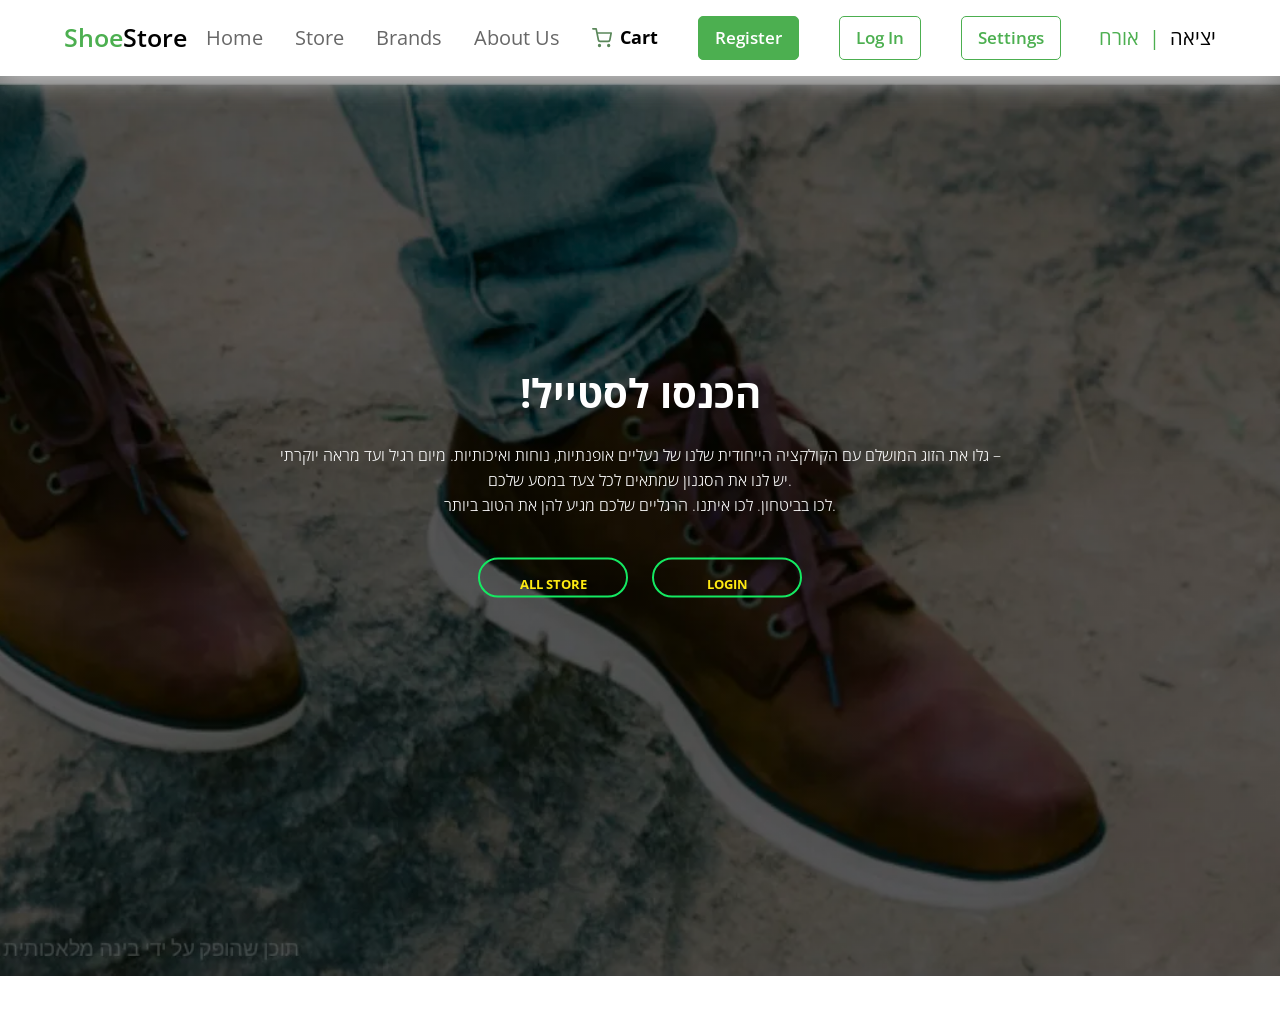
<file: HTML/index.html>
<!DOCTYPE html>
<html lang="en">
<head>
    <meta charset="UTF-8">
    <meta name="viewport" content="width=device-width, initial-scale=1.0">
    <title>index</title>
    <link rel="stylesheet" href="https://maxcdn.bootstrapcdn.com/font-awesome/4.5.0/css/font-awesome.min.css">
    <link href='https://fonts.googleapis.com/css?family=Roboto:100' rel='stylesheet' type='text/css'>
    <link rel="stylesheet" href="https://maxcdn.bootstrapcdn.com/font-awesome/4.5.0/css/font-awesome.min.css">

<link href="https://fonts.googleapis.com/css?family=Montserrat:400,700&display=swap" rel="stylesheet">
      
<link rel="stylesheet" href="../CSS/homee.css">
<link rel="stylesheet" href="../CSS/index.css">
    <link rel="stylesheet" href="../CSS/more.css">
    
</head>
<body>

  <div class="with-bg-size" style="position:fixed; top:0px; left:0px; z-index:10; width:100%; margin:auto;">
  <div id="color-overlay"></div>
</div>
   
    
   <nav class="flex align-center" style="position:relative; z-index:500;">
  <p><span>Shoe</span>Store</p>
  
  <ul>
    <li class="big-screens">
      <a href="#">Home</a>
      
      <div class="dropdown">
        <a href="#">Store</a>
        <ul class="dropdown-list">
           <li><button type="button" onclick="store()">All Store</button></li>
          <li><button type="button" onclick="showCategory('נשים')">Women</button></li>
          <li><button type="button" onclick="showCategory('גברים')">Men</button></li>
          <li><button type="button" onclick="showCategory('ילדים')">Children</button></li>
        </ul>
      </div>

       <div class="dropdown">
        <a href="#" >Brands</a>
        <ul class="dropdown-list">
          <li><button type="button" onclick="showBrand('Adidas')">Adidas</button></li>
          <li><button type="button" onclick="showBrand('Vans')">Vans</button></li>
          <li><button type="button" onclick="showBrand('New Balance')">New Balance</button></li>
          <li><button type="button" onclick="showBrand('Fila')">Fila</button></li>
          <li><button type="button" onclick="showBrand('Asics')">Asics</button></li>
          <li><button type="button" onclick="showBrand('Nike')">Nike</button></li>
          <li><button type="button" onclick="showBrand('Nautica')">Nautica</button></li>
        </ul>
      </div>

     <a href="../HTML/about.html">About Us</a>
      <a href="../HTML/cart.html" class="cart-link">
  <svg class="cart-icon" xmlns="http://www.w3.org/2000/svg" width="20" height="20" viewBox="0 0 24 24" fill="none" stroke="currentColor" stroke-width="2" stroke-linecap="round" stroke-linejoin="round">
    <circle cx="9" cy="21" r="1"></circle>
    <circle cx="20" cy="21" r="1"></circle>
    <path d="M1 1h4l2.68 13.39a2 2 0 0 0 2 1.61h9.72a2 2 0 0 0 2-1.61L23 6H6"></path>
  </svg>
  Cart
</a>
      <a href="../HTML/register.html"><button class="btn register">Register</button></a>
      <a href="../HTML/Login.html"><button class="btn login">Log In</button></a>
      <a href="../HTML/Settings.html"><button class="btn login"  id="dropdownS"> Settings</button></a>
    </li>
    <li class="small-screens">
      <i class="fa-solid fa-bars"></i>
    </li>
  </ul>

  <div id="welcome"></div>
</nav>


<div id="home" class="matefet">
 <div class="content">
            <h1>!הכנסו לסטייל</h1>
            <p>גלו את הזוג המושלם עם הקולקציה הייחודית שלנו של נעליים אופנתיות, נוחות ואיכותיות.
      מיום רגיל ועד מראה יוקרתי – 
      <br>
      יש לנו את הסגנון שמתאים לכל צעד במסע שלכם.
 <br>       לכו בביטחון. לכו איתנו.
      הרגליים שלכם מגיע להן את הטוב ביותר. </p>
            <div>
                <button onclick="store()" type="button"><span></span>ALL STORE</button>
                <button onclick="login()" type="button"> <span></span>LOGIN</button>
            </div>
        </div>
    </div>
    </div>

<section></section>

 <script src="../JS/store.js"></script>
<script src="../JS/cart.js"></script>
<script src="../JS/arrayP.js"></script>
   
     <script src="../JS/index.js"></script>
     <script src="../JS/about.js"></script>
     <script src="../JS/more.js"></script>
   
</body>
</html>
</file>
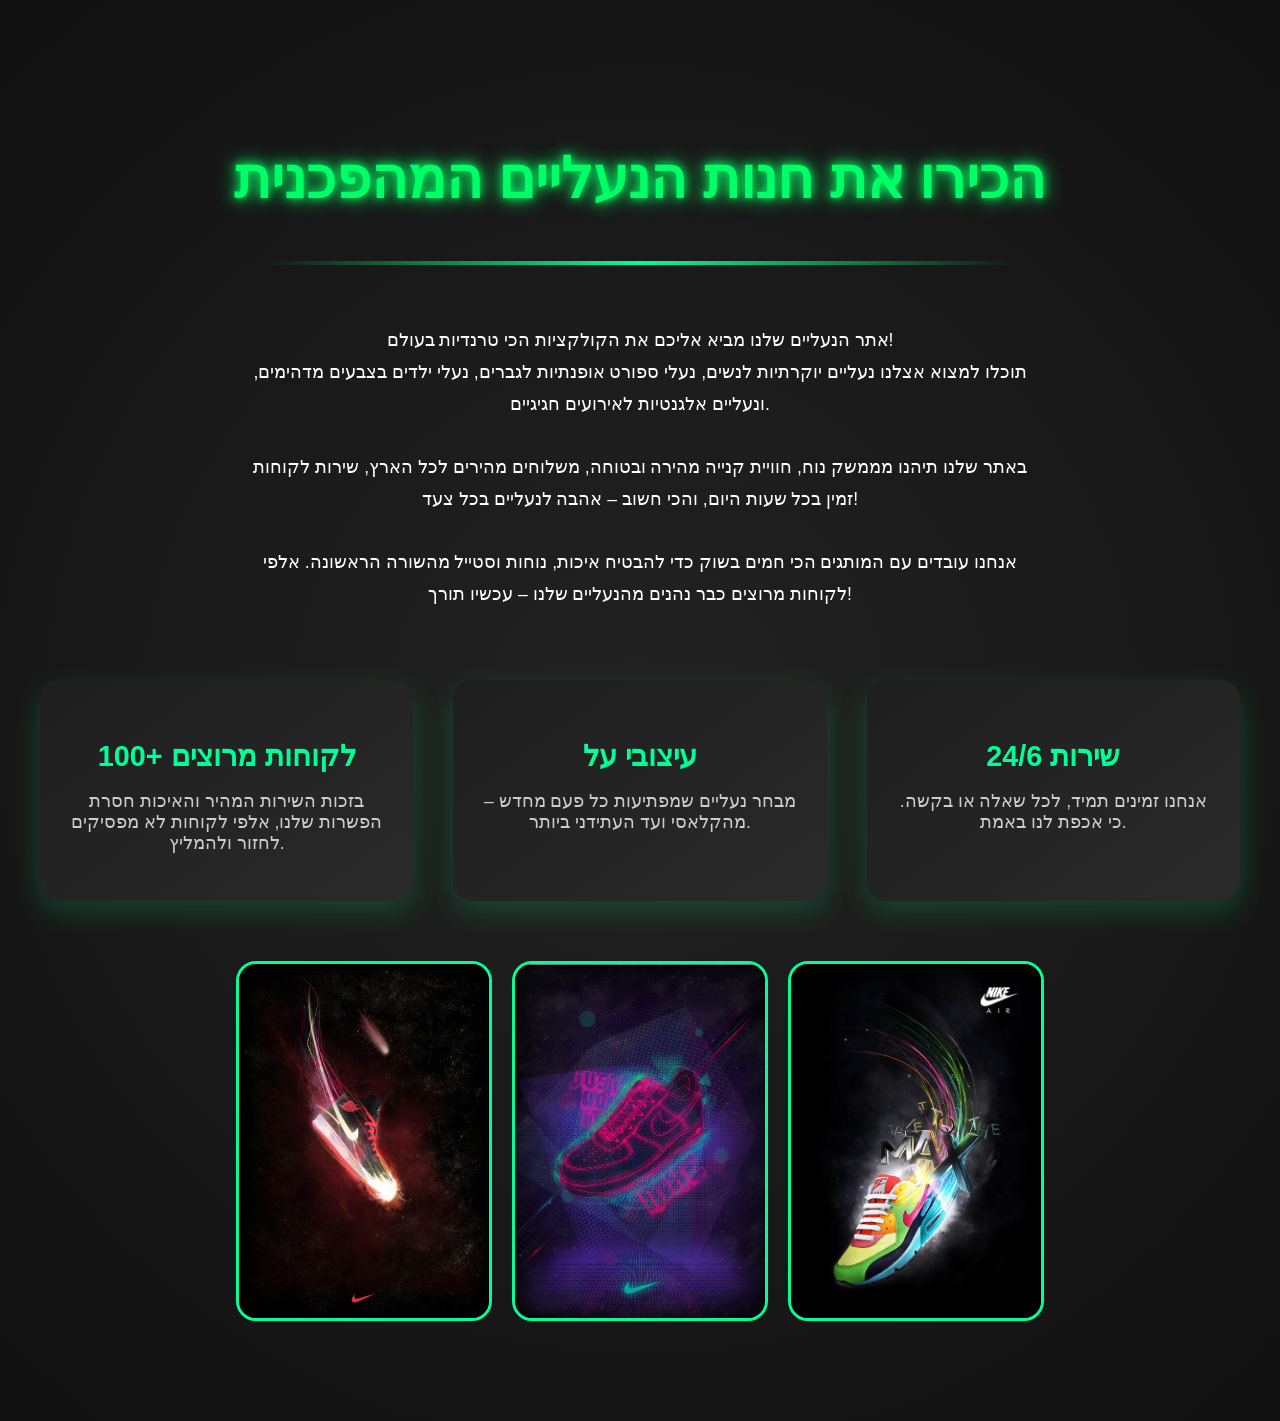
<file: HTML/about.html>
<!DOCTYPE html>
<html lang="en">
<head>
    <meta charset="UTF-8">
    <meta name="viewport" content="width=device-width, initial-scale=1.0">
    <title>Document</title>
      <link rel="stylesheet" href="../CSS/about.css">
</head>
<body>
<section id="about-section">
    <h2>הכירו את חנות הנעליים המהפכנית</h2>
    <div class="glow-line"></div>

    <!-- פסקה חדשה - מידע נוסף על החנות -->
    <p class="about-description" style="max-width: 800px; margin: 30px auto; font-size: 1.1em; line-height: 1.8; text-align: center;">
      אתר הנעליים שלנו מביא אליכם את הקולקציות הכי טרנדיות בעולם! <br>
      תוכלו למצוא אצלנו נעליים יוקרתיות לנשים, נעלי ספורט אופנתיות לגברים,
      נעלי ילדים בצבעים מדהימים, ונעליים אלגנטיות לאירועים חגיגיים. <br><br>
      באתר שלנו תיהנו מממשק נוח, חוויית קנייה מהירה ובטוחה, משלוחים מהירים לכל הארץ,
      שירות לקוחות זמין בכל שעות היום, והכי חשוב – אהבה לנעליים בכל צעד! <br><br>
      אנחנו עובדים עם המותגים הכי חמים בשוק כדי להבטיח איכות, נוחות וסטייל מהשורה הראשונה.
      אלפי לקוחות מרוצים כבר נהנים מהנעליים שלנו – עכשיו תורך!
    </p>

    <div class="about-cards">
      <div class="card">
        <h3>100+ לקוחות מרוצים</h3>
        <p>בזכות השירות המהיר והאיכות חסרת הפשרות שלנו, אלפי לקוחות לא מפסיקים לחזור ולהמליץ.</p>
      </div>
      <div class="card">
        <h3>עיצובי על</h3>
        <p>מבחר נעליים שמפתיעות כל פעם מחדש – מהקלאסי ועד העתידני ביותר.</p>
      </div>
      <div class="card">
        <h3>שירות 24/6</h3>
        <p>אנחנו זמינים תמיד, לכל שאלה או בקשה. כי אכפת לנו באמת.</p>
      </div>
    </div>

    <div class="images-grid">
      <img src="../תמונות/כניסה/נעל (10).png" alt="נעל עתידית">
      <img src="../תמונות/כניסה/נעל (11).png" alt="נעלים זוהרות">
      <img src="../תמונות/כניסה/נעל (12).png" alt="אופנת נעליים">
    </div>
  </section>
</body>
</html>
</file>
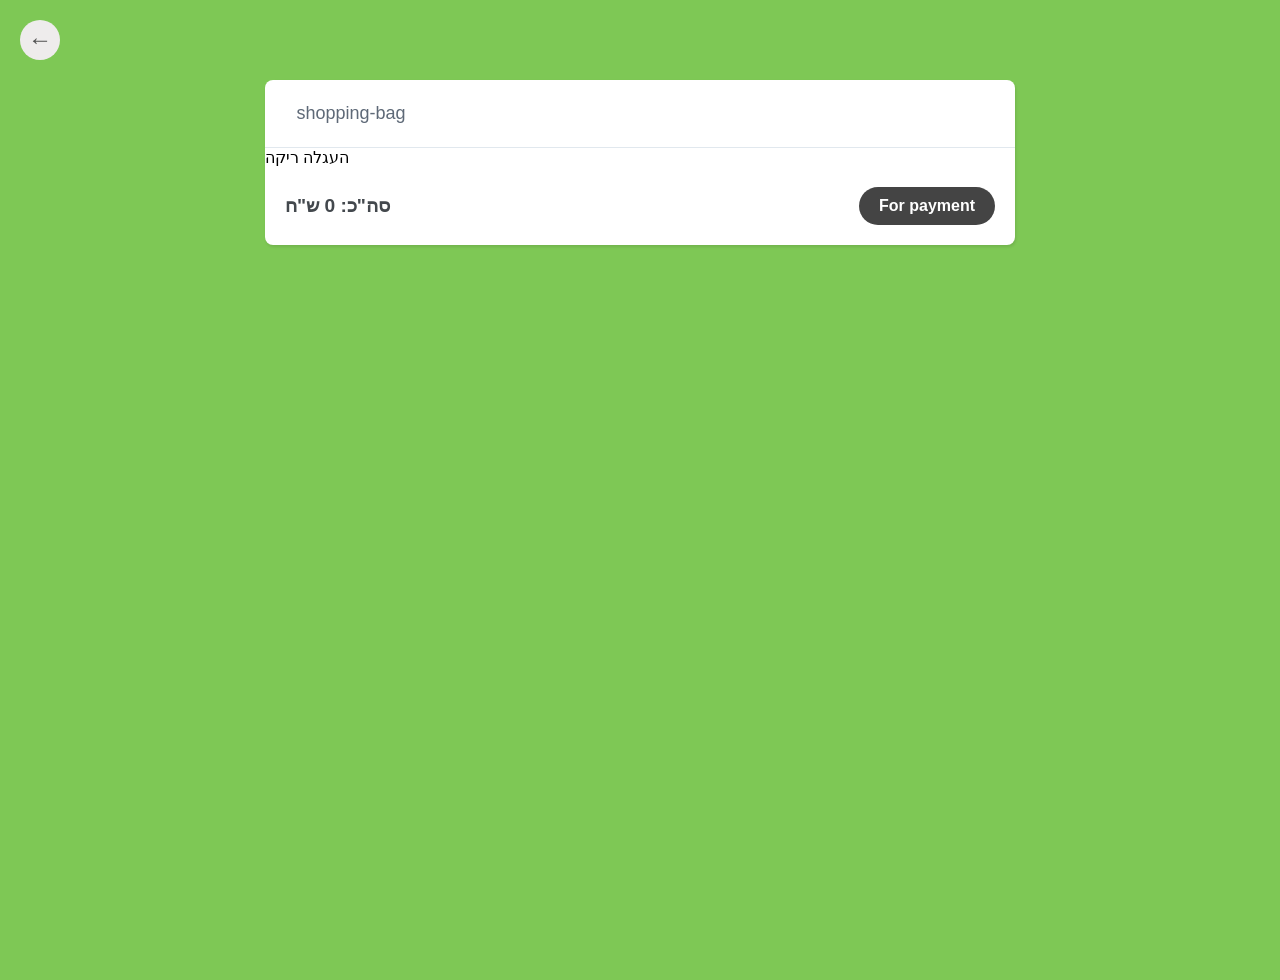
<file: HTML/cart.html>
<!DOCTYPE html>
<html lang="en">
<head>
    <meta charset="UTF-8">
    <meta name="viewport" content="width=device-width, initial-scale=1.0">
    <title>cart</title>
    <link rel="stylesheet" href="../CSS/cart.css">
</head>
<body>
    
    


 <section class="shopping-cart">
  <div class="title">shopping-bag</div>
  <div id="cartContainer"></div>
<!-- כפתור לתשלום -->

<div class="total-container">
  <span id="totalSum">סה"כ: 0 ש"ח</span>
  <button id="payButton">For payment</button>
</div>

<!-- עד פה הכפתור  -->

</section>

<div id="paymentMessage" class="payment-message"></div>
<a href="../HTML/index.html" class="back-button" title="חזרה לחנות"></a>


    <script src="../JS/cart.js"></script>
</body>
</html>
</file>
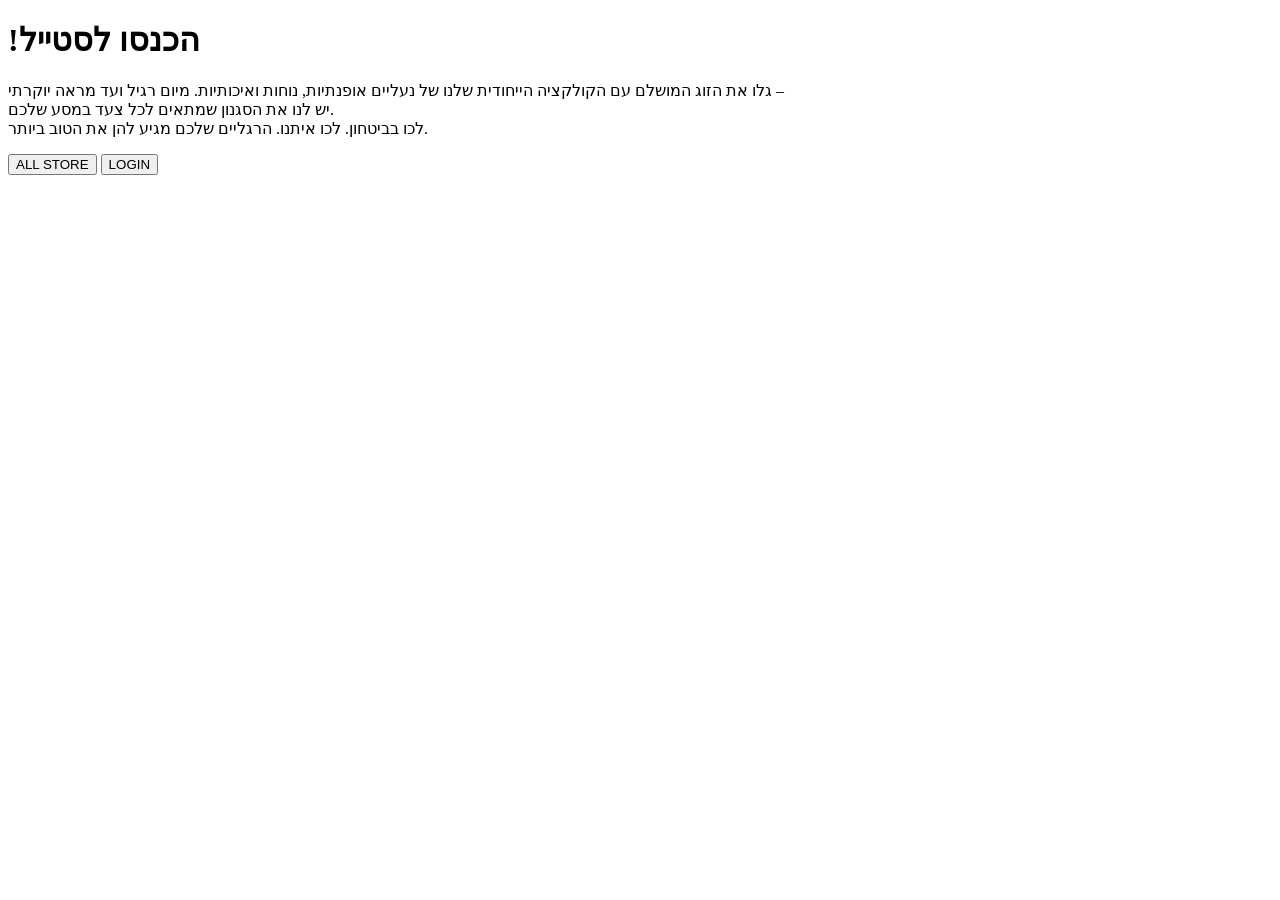
<file: HTML/homee.html>
<!DOCTYPE html>
<html lang="en">
<head>
    <meta charset="UTF-8">
    <meta name="viewport" content="width=device-width, initial-scale=1.0">
    <title>Document</title>
    <link rel="stylesheet" href="../CSS/homee.css">
</head>
<body>
 
        <div class="content">
            <h1>!הכנסו לסטייל</h1>
            <p>גלו את הזוג המושלם עם הקולקציה הייחודית שלנו של נעליים אופנתיות, נוחות ואיכותיות.
      מיום רגיל ועד מראה יוקרתי – 
      <br>
      יש לנו את הסגנון שמתאים לכל צעד במסע שלכם.
 <br>       לכו בביטחון. לכו איתנו.
      הרגליים שלכם מגיע להן את הטוב ביותר. </p>
            <div>
                <button onclick="store()" type="button"><span></span>ALL STORE</button>
                <button type="button"> <span></span>LOGIN</button>
            </div>
        </div>
    </div>

    <script src="../JS/store.js"></script>
</body>
</html>
</file>
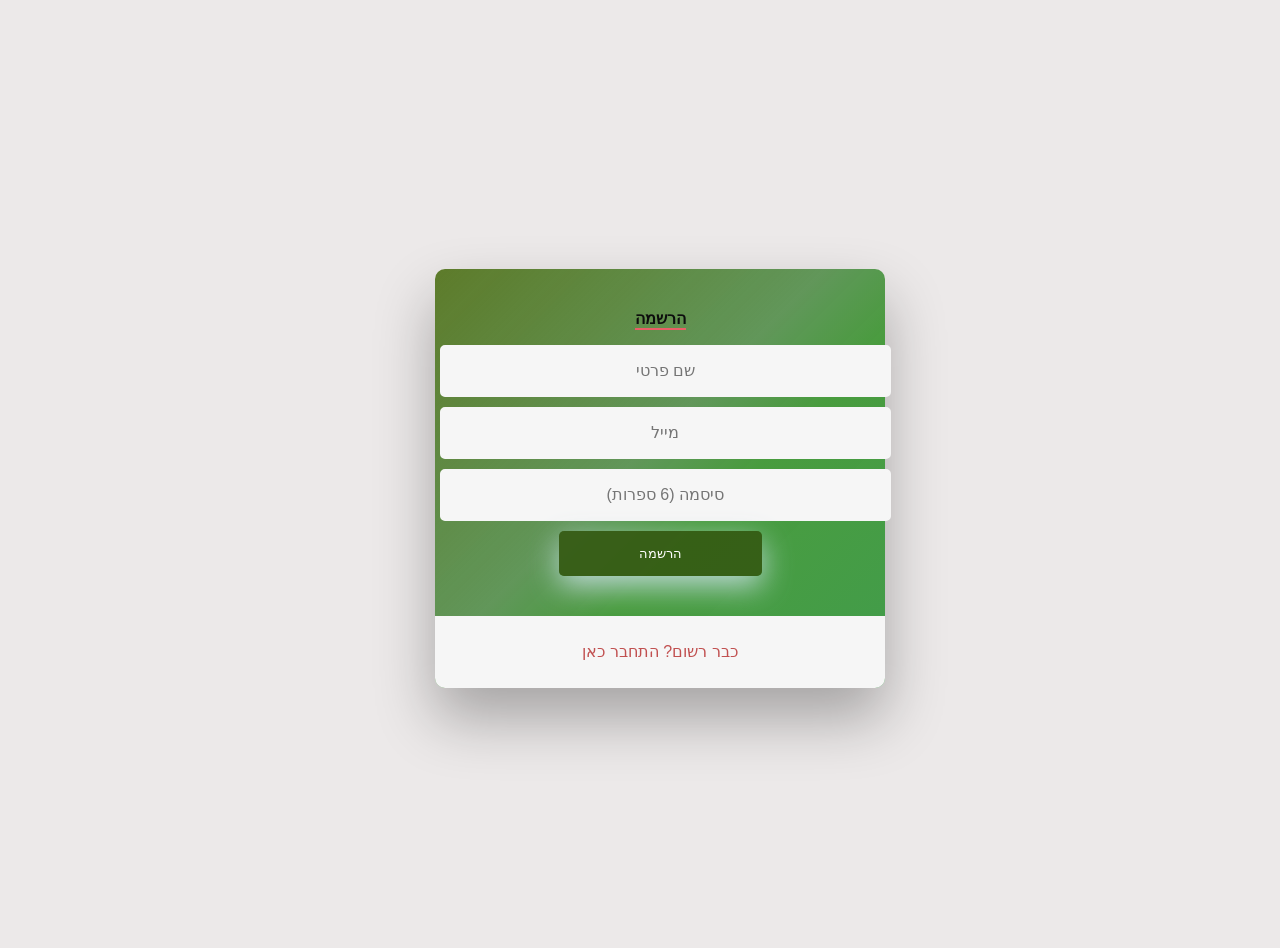
<file: HTML/register.html>
<!DOCTYPE html>
<html lang="he">
<head>
  <meta charset="UTF-8">
  <meta name="viewport" content="width=device-width, initial-scale=1.0">
  <title>הרשמה</title>
  <link rel="stylesheet" href="../CSS/register.css">
</head>
<body>
  <div class="wrapper fadeInDown">
    <div id="formContent">
      <h2 class="active"> הרשמה </h2>

      <form onsubmit="saveName(event)" id="loginForm">
        <input type="text" class="p" name="firstName" placeholder="שם פרטי" required>
        <input type="email" class="p" name="email" placeholder="מייל" required>
        <input type="password" class="p" name="password"
               placeholder="סיסמה (6 ספרות)"
               pattern="^\d{6}$"
               title="הסיסמה חייבת להיות בדיוק 6 ספרות"
               required>
        <input type="submit" value="הרשמה" class="fadeIn fourth">
      </form>
      <div id="formFooter">
        <a class="underlineHover" href="Login.html">כבר רשום? התחבר כאן</a>
      </div>
    </div>
  </div>
</body>
<script src="../JS/register.js"></script>
</html>
</file>
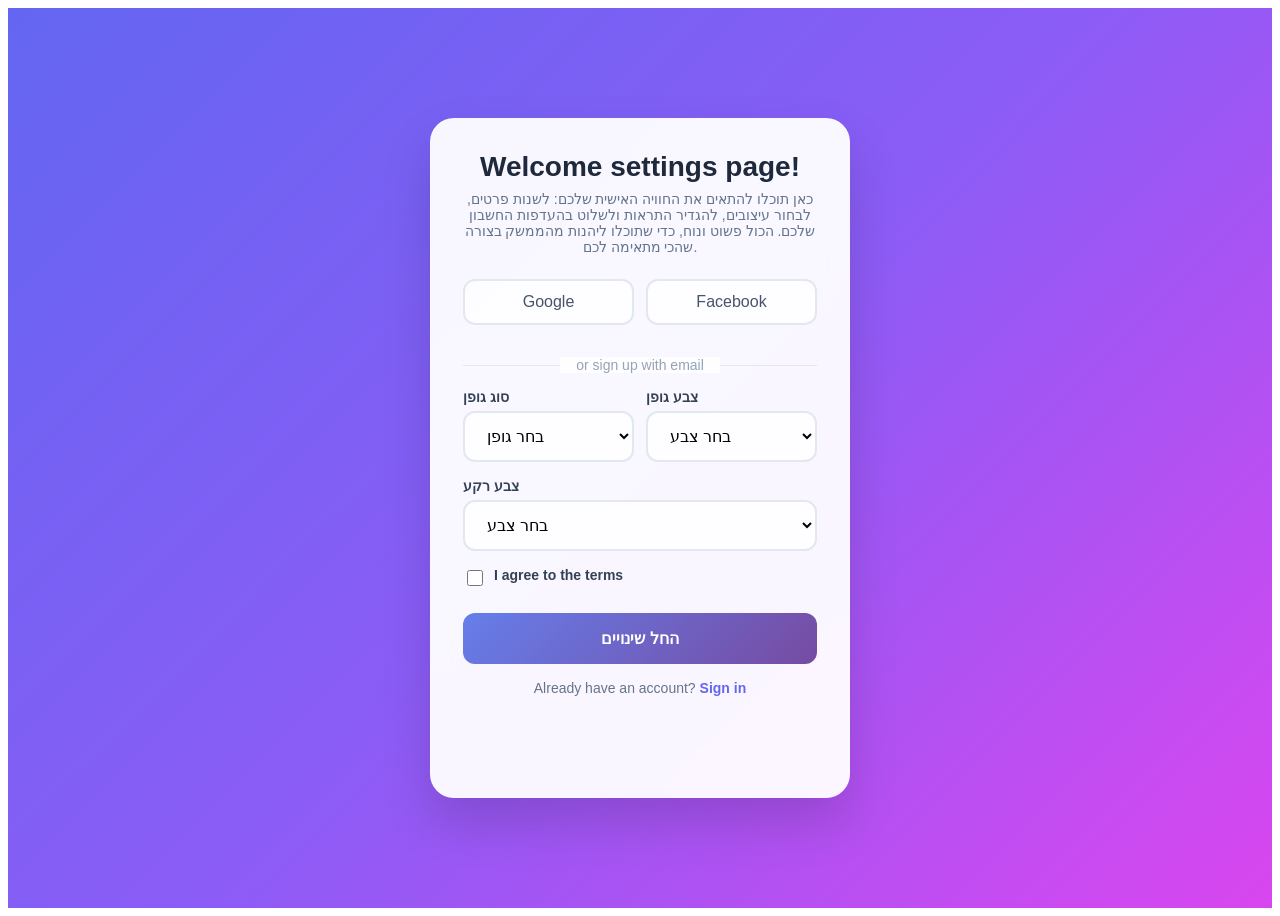
<file: HTML/Settings.html>
<!DOCTYPE html>
<html lang="en">

<head>
    <meta charset="UTF-8">
    <meta name="viewport" content="width=device-width, initial-scale=1.0">
    <title>Settings</title>
    <link rel="stylesheet" href="../CSS/Settings.css">
</head>

<body>

    <div class="auth-container">
        <div class="form-wrapper">
            <div class="form-container" id="formContainer">

                <div class="form-side signup-form">
                    <div class="form-header">
                        <h1 class="form-title">Welcome settings page!</h1>
                        <p class="form-subtitle">
                            כאן תוכלו להתאים את החוויה האישית שלכם: לשנות פרטים, לבחור עיצובים, להגדיר התראות ולשלוט בהעדפות החשבון שלכם.
                            הכול פשוט ונוח, כדי שתוכלו ליהנות מהממשק בצורה שהכי מתאימה לכם.
                        </p>
                    </div>

                    <div class="social-login">
                        <a href="#" class="social-btn">Google</a>
                        <a href="#" class="social-btn">Facebook</a>
                    </div>

                    <div class="form-divider">
                        <span>or sign up with email</span>
                    </div>

                            <!--שינויים  -->
<!-- //סוג גופן -->
  <div class="form-row">
    <div class="form-group">
        <label class="form-label">סוג גופן</label>
        <select class="form-input" id="fontSelect">
            <option value="">בחר גופן</option>
            <option value="Arial">Arial</option>
            <option value="Courier New">Courier New</option>
            <option value="Times New Roman">Times New Roman</option>
            <option value="Tahoma">Tahoma</option>
            <option value="Verdana">Verdana</option>
        </select>
    </div>
<!--  כותרת--צבע גופן -->
    <div class="form-group">
        <label class="form-label">צבע גופן</label>
        <select class="form-input" id="fontColorSelect">
            <option value="">בחר צבע</option>
            <option value="black">שחור</option>
            <option value="blue">כחול</option>
            <option value="red">אדום</option>
            <option value="green">ירוק</option>
            <option value="purple">סגול</option>
        </select>
    </div>
</div>
<!-- צבע רקע -->
<div class="form-group">
    <label class="form-label"> צבע רקע</label>
    <select class="form-input" id="backgroundColorSelect">
        <option value="">בחר צבע </option>
        <option value="red">אדום</option>
        <option value="green">ירוק</option>
        <option value="pink">ורוד</option>
    </select>
</div>

                    <div class="form-options">
                        <div class="checkbox-group">
                            <input type="checkbox" class="form-checkbox" id="terms" required>
                            <label for="terms" class="form-label">I agree to the terms</label>
                        </div>
                    </div>

                    <button type="button" class="submit-btn" id="change" onclick="change()">החל שינויים</button>

                    <div class="form-switch">
                        <p class="switch-text">
                            Already have an account?
                            <span class="switch-link" >Sign in</span>
                        </p>
                    </div>
                </div>

                <div class="form-side login-form">
                    <div class="form-header">
                        <h1 class="form-title">Welcome Back</h1>
                        <p class="form-subtitle">Sign in to your account</p>
                    </div>

                    <div class="social-login">
                        <a href="#" class="social-btn">Google</a>
                        <a href="#" class="social-btn">Facebook</a>
                    </div>

                    <div class="form-divider">
                        <span>or sign in with email</span>
                    </div>
                        </p>
                    </div>
                </div>

            </div>
        </div>
    </div>
        <script src="../JS/Settings.js"></script>
</body>
</html>
</file>
<file: CSS/homee.css>
.matefet{
  width: 100%;
  height: 100vh;
  background-image: linear-gradient(rgba(0,0,0,0.5), rgba(0, 0,0,0.5)), url("../תמונות/כניסה/נעל\ \(3\).webp");
  background-size: cover;
  background-position: center;
}

.matefet .content {
  width: 100%;
  position: absolute;
  top: 50%;
  transform: translateY(-50%);
  text-align: center;
  color: white;
}

.matefet .content h1 {
  text-transform: uppercase;
  font-size: 40px;
  margin-top: 80px;
}

.matefet .content p {
  margin: 20px auto;
  font-weight: 100;
  line-height: 25px;
}

.matefet button {
  width: 150px;
  height: 40px;
  padding: 15px 0;
  text-align: center;
  margin: 20px 10px;
  border-radius: 25px;
  font-weight: bold;
  border: 2px solid #14e962;
  background: transparent;
  color: #FFEA11;
  cursor: pointer;
  position: relative;
  overflow: hidden;
}

.matefet span {
  text-align: center;
  background:  #14e962;
  height: 100%;
  width: 0;
  border-radius: 25px;
  position: absolute;
  left: 0;
  bottom: 0;
  z-index: -1;
  transition: 0.5s;
}

.matefet button:hover span {
  width: 100%;
}

.matefet button:hover {
  border: none;
}
</file>
<file: CSS/index.css>
/* GOOGLE FONTS */
@import url("https://fonts.googleapis.com/css?family=Montserrat:400,400i,700");

/* CSS RESET */

*,
*::before,
*::after {
  box-sizing: border-box;
}
html {
    scroll-behavior: smooth;
}

body,
html {
  font-family: "Montserrat", serif;
  margin: 0;
}

h1,
h2,
h3,
h4,
h5,
h6,
p {
  margin: 0;
  padding: 0;
}

button,
.btn {
  font-family: inherit;
}

/* CSS RESET ENDS */

/* NAVIGATION BAR */

nav {
  display: flex;
  justify-content: space-between;
  align-items: center;
  font-size: 20px;
  padding: 1rem 5vw; /* הגדלתי קצת את הפדינג למעלה ולמטה */
  box-shadow: 0 0 30px lightgray;
  min-height: 60px; /* גובה מינימלי כדי שהסרגל לא יתכווץ */
  background-color: white; /* כדי שיהיה עם רקע ברור */
   font-family: inherit;

}
nav span {
  color: #4caf50;
}

nav p {
  font-size: 25px;
  font-weight: 600;
  cursor: default;
}

nav li {
  display: flex;
  align-items: center;
  list-style: none;
}

nav a {
  text-decoration: none;
  color: #676767;
  padding: 0 1rem;
  transition: 0.1s ease-in-out;
  font-size: 20px;
}
nav a:hover {
  color: #121212;
}

nav .btn {
  padding: 0.5rem 1rem;
  margin: 0 0 0 0.5rem;
  border: 1px solid #4caf50;
  border-radius: 5px;
  font-weight: 600;
  cursor: pointer;
  transition: 0.2s ease-in-out;
  font-size: 17px;
}

.register {
  background-color: #4caf50;
  color: white;
  border: 1px solid #4caf50;
  border-radius: 5px;
}

.register:hover {
  background-color: #3c8c40;
}

.login {
  background-color: white;
  color: #4caf50;
}

.login:hover {
  background-color: #4caf50;
  color: white;
  border: 1px solid #4caf50;
  border-radius: 5px;
}

/* NAVIGATION BAR ENDS */


/* MEDIA QUERIES - RESPONSIVE LAYOUT */

/* DESKTOP - LAPTOP - TABLET */
@media screen and (min-width: 850px){
  nav .small-screens {
    display: none;
  }
}

/* MOBILE */
@media screen and (max-width: 850px){
  nav{
    padding: 1rem 5vw;
  }
  
  nav .small-screens i{
    font-size: 25px;
    cursor: pointer;
  }
  
  nav .big-screens {
    display: none;
  }
}




/* MEDIA QUERIES ENDS*/


section {
  display: flex;           /* הופך את התוכן ל-flex container */
  flex-wrap: wrap;         /* מאפשר שבירה לשורה חדשה כשאין מקום */
  gap: 20px;               /* ריווח בין הכרטיסים */
  justify-content: center; /* מרכז את הכרטיסים */
  padding: 20px;
    overflow: visible !important;
  height: auto !important;
}

.div-card {
  border: 1px solid #ccc;
  padding: 10px;
  width: 200px;            /* רוחב קבוע לכרטיס */
  box-shadow: 0 0 5px rgba(0,0,0,0.1);
  text-align: center;
  border-radius: 8px;
  background-color: #fff;
}

.div-card img {
  max-width: 100%;
  height: auto;
  border-radius: 5px;
}
nav button {
  all: unset;
  cursor: pointer;
  color: inherit;
  font: inherit;
  text-decoration: none;
}





ul {
  list-style: none;
  padding: 0;
  margin: 0;
  display: flex;
  align-items: center;
}

li {
  margin-right: 20px;
  position: relative;
}

.menu-link {
  text-decoration: none;
  color: black;
  padding: 10px 15px;
  display: inline-block;
  border-radius: 5px;
  transition: background-color 0.3s, color 0.3s;
 font-family: 'Montserrat', sans-serif;
  font-size: 16px;
}

/* העיצוב בהובר של הכפתורים הראשיים */
.menu-link:hover {
  background-color: #7EC855;
  color: white;
}

/* עיצוב של התפריט הנפתח */
.dropdown-list {
  display: none;
  position: absolute;
  background-color: white;
  min-width: 120px;
  box-shadow: 0 4px 8px rgba(0,0,0,0.1);
  border-radius: 4px;
  padding: 0;
  margin: 0;
  text-align: right;
  z-index: 1000;
}

.dropdown:hover .dropdown-list {
  display: block;
}

/* הסרה של padding מ-li בתוך דרופדאון */
.dropdown-list li {
  padding: 0;
}

/* עיצוב כפתורים בתוך הדרופדאון */
.dropdown-list li button {
  width: 100%;
  padding: 10px 15px;
  background: none;
  border: none;
  text-align: right;
  font-family: 'Roboto', sans-serif;
  color: black;
  cursor: pointer;
  transition: background-color 0.3s, color 0.3s;
  font-size: 16px;
}

/* אפקט הובר על הכפתורים */
.dropdown-list li button:hover {
  background-color: #7EC855;
  color: white;
}
.cart-link {
  display: flex;
  align-items: center;
  gap: 8px; /* רווח בין האייקון לטקסט */
  text-decoration: none; /* להסיר קו תחתון */
  color: black; /* צבע הטקסט */
  font-weight: bold; /* עובי הכתב */
  font-size: 18px;
}

.cart-link:hover {
  color: rgb(30, 113, 30); /* שינוי צבע בהובר */
}

.cart-icon {
  width: 20px;
  height: 20px;
  stroke: rgba(7, 75, 7, 0.668); /* צבע העגלה */
  transition: transform 0.3s ease;
}

.cart-link:hover .cart-icon {
  transform: scale(1.2); /* אפקט של גדילה בהובר */
}

/* כפתור הוספה לסל */
.add-to-cart-button {
  background: none;     /* מסיר רקע */
  border: none;         /* מסיר מסגרת */
  padding: 0;           /* מסיר רווחים פנימיים */
  cursor: pointer;      /* משנה את סמן העכבר ליד */
  outline: none;        /* מסיר את הקו סביב הכפתור בעת פוקוס */
  display: inline-flex; /* מיישר את התמונה יפה בתוך הכפתור */
  align-items: center;
  justify-content: center;
}

/* כפתור פרטים נוספים */
.more-button {
  background: none;
  border: none;
  color: #3bf341;       /* צבע ירוק */
  font-weight: 600;
  font-size: 16px;
  cursor: pointer;
  padding: 8px 12px;
  transition: transform 0.2s ease, color 0.2s ease;
  user-select: none;
}

.more-button:hover {
  color: #2ac435;      /* ירוק כהה יותר בהובר */
}

.more-button:active {
  transform: scale(1.2);  /* מגדיל את הכפתור בלחיצה */
  color: #1f8f2a;
}
</file>
<file: CSS/more.css>
@import url('https://fonts.googleapis.com/css2?family=Open+Sans:wght@300;400;600;700;800&display=swap');

*{
    box-sizing: border-box;
    padding: 0;
    margin: 0;
    font-family: 'Open Sans', sans-serif;
}
body{
    line-height: 1.5;
}
.card-wrapper{
    max-width: 1100px;
    margin: 0 auto;
}
img{
    width: 100%;
    display: block;
}
.img-display{
    overflow: hidden;
}
.img-showcase{
    display: flex;
    width: 100%;
    transition: all 0.5s ease;
}
.img-showcase img{
    min-width: 100%;
}
.img-select{
    display: flex;
}
.img-item{
    margin: 0.3rem;
}
.img-item:nth-child(1),
.img-item:nth-child(2),
.img-item:nth-child(3){
    margin-right: 0;
}
.img-item:hover{
    opacity: 0.8;
}
.product-content{
    padding: 2rem 1rem;
}
.product-title{
    font-size: 3rem;
    text-transform: capitalize;
    font-weight: 700;
    position: relative;
    color: #12263a;
    margin: 1rem 0;
}
.product-title::after{
    content: "";
    position: absolute;
    left: 0;
    bottom: 0;
    height: 4px;
    width: 80px;
    background: #12263a;
}
.product-link{
    text-decoration: none;
    text-transform: uppercase;
    font-weight: 400;
    font-size: 0.9rem;
    display: inline-block;
    margin-bottom: 0.5rem;
    background: #256eff;
    color: #fff;
    padding: 0 0.3rem;
    transition: all 0.5s ease;
}
.product-link:hover{
    opacity: 0.9;
}
.product-rating{
    color: #ffc107;
}
.product-rating span{
    font-weight: 600;
    color: #252525;
}
.product-price{
    margin: 1rem 0;
    font-size: 1rem;
    font-weight: 700;
}
.product-price span{
    font-weight: 400;
}
.last-price span{
    color: #f64749;
    text-decoration: line-through;
}
.new-price span{
    color: #256eff;
}
.product-detail h2{
    text-transform: capitalize;
    color: #12263a;
    padding-bottom: 0.6rem;
}
.product-detail p{
    font-size: 0.9rem;
    padding: 0.3rem;
    opacity: 0.8;
}
.product-detail ul{
    margin: 1rem 0;
    font-size: 0.9rem;
}
.product-detail ul li{
    margin: 0;
    list-style: none;
    background: url(https://fadzrinmadu.github.io/hosted-assets/product-detail-page-design-with-image-slider-html-css-and-javascript/checked.png) left center no-repeat;
    background-size: 18px;
    padding-left: 1.7rem;
    margin: 0.4rem 0;
    font-weight: 600;
    opacity: 0.9;
}
.product-detail ul li span{
    font-weight: 400;
}
.purchase-info{
    margin: 1.5rem 0;
}
.purchase-info input,
.purchase-info .btn{
    border: 1.5px solid #ddd;
    border-radius: 25px;
    text-align: center;
    padding: 0.45rem 0.8rem;
    outline: 0;
    margin-right: 0.2rem;
    margin-bottom: 1rem;
}
.purchase-info input{
    width: 60px;
}
.purchase-info .btn{
    cursor: pointer;
    color: #fff;
}
.purchase-info .btn:first-of-type{
    background: #256eff;
}
.purchase-info .btn:last-of-type{
    background: #f64749;
}
.purchase-info .btn:hover{
    opacity: 0.9;
}
.social-links{
    display: flex;
    align-items: center;
}
.social-links a{
    display: flex;
    align-items: center;
    justify-content: center;
    width: 32px;
    height: 32px;
    color: #000;
    border: 1px solid #000;
    margin: 0 0.2rem;
    border-radius: 50%;
    text-decoration: none;
    font-size: 0.8rem;
    transition: all 0.5s ease;
}
.social-links a:hover{
    background: #000;
    border-color: transparent;
    color: #fff;
}

@media screen and (min-width: 992px){
    .card{
        display: grid;
        grid-template-columns: repeat(2, 1fr);
        grid-gap: 1.5rem;
    }
    .card-wrapper{
        height: 100vh;
        display: flex;
        justify-content: center;
        align-items: center;
    }
    .product-imgs{
        display: flex;
        flex-direction: column;
        justify-content: center;
    }
    .product-content{
        padding-top: 0;
    }
}
</file>
<file: CSS/about.css>
body {
  margin: 0;
  font-family: 'Varela Round', sans-serif;
  background: linear-gradient(to right, #111, #333);
  color: white;
  overflow-x: hidden;
}

#about-section {
  padding: 100px 20px;
  background: radial-gradient(circle, #222 0%, #111 100%);
  display: flex;
  flex-direction: column;
  align-items: center;
  text-align: center;
  position: relative;
}

#about-section h2 {
  font-size: 3.5em;
  margin-bottom: 20px;
  color: #00ff66;
  text-shadow: 0 0 10px #00ff66, 0 0 20px #00ff66;
  animation: neonGlow 2s infinite alternate;
}

@keyframes neonGlow {
  from {
    text-shadow: 0 0 10px #00ff66;
  }
  to {
    text-shadow: 0 0 25px #00ff66, 0 0 40px #33ff99;
  }
}

.about-cards {
  display: grid;
  grid-template-columns: repeat(auto-fit, minmax(250px, 1fr));
  gap: 40px;
  width: 100%;
  max-width: 1200px;
  margin-top: 40px;
}

.card {
  background: linear-gradient(145deg, #1e1e1e, #2a2a2a);
  border-radius: 20px;
  padding: 30px;
  box-shadow: 0 10px 30px rgba(0, 255, 128, 0.2);
  transition: transform 0.4s ease, box-shadow 0.4s ease;
}

.card:hover {
  transform: translateY(-10px) scale(1.05);
  box-shadow: 0 20px 60px rgba(0, 255, 128, 0.4);
}

.card h3 {
  font-size: 1.8em;
  color: #00ff99;
  margin-bottom: 15px;
}

.card p {
  font-size: 1.1em;
  color: #ccc;
}

.images-grid {
  display: flex;
  gap: 20px;
  margin-top: 60px;
  flex-wrap: wrap;
  justify-content: center;
}

.images-grid img {
  width: 250px;
  border-radius: 20px;
  border: 3px solid #00ff99;
  transition: transform 0.3s ease;
}

.images-grid img:hover {
  transform: rotate(-2deg) scale(1.1);
}

.glow-line {
  width: 60%;
  height: 4px;
  background: linear-gradient(to right, transparent, #00ff99, transparent);
  margin: 30px auto;
  animation: glowLine 2s infinite linear;
}

@keyframes glowLine {
  0% {
    opacity: 0.5;
    transform: scaleX(0.5);
  }
  50% {
    opacity: 1;
    transform: scaleX(1);
  }
  100% {
    opacity: 0.5;
    transform: scaleX(0.5);
  }
}
</file>
<file: CSS/cart.css>
*{
  box-sizing: border-box;
}

html,
body{
  width: 100%;
  height: 100%;
  margin: 0;
  background-color: #7EC855;
 font-family: 'Roboto', sans-serif;
}

.shopping-cart{
  width: 750px;
  height: auto;
  margin: 5em auto;
  background: #FFF;
  box-shadow: 1px 2px 3px 0px rgba(0,0,0,0.10);
  border-radius: 0.5em;
  
  display: flex;
  flex-direction: column;
}

/* item styling */
.title{
  height: 3.75em;
  border-bottom: 1px solid #E1E8EE;
  padding: 1.25em 1.75em;
  color: #5E6977;
  font-size: 1.125em;
  font-weight: 400;
}
.item{
  padding: 1.25em 1.75em;
  height: 7.5em;
  display: flex;
}
.item:nth-child(3) {
  border-top: 1px solid #E1E8EE;
  border-bottom: 1px solid #E1E8EE;
}

.buttons{
  position: relative;
  padding-top: 1.75em;
  margin-right: 3.5em;
}
.delete-btn,
.like-btn{
  display: inline-block;
  cursor: pointer;
}
.delete-btn{
  width: 18px;
  height: 17px;
  background: url("https://designmodo.com/demo/shopping-cart/delete-icn.svg") no-repeat center;
}
.like-btn{
  position: absolute;
  top: 9px;
  left: 15px;
  background: url("https://designmodo.com/demo/shopping-cart/twitter-heart.png");
  width: 60px;
  height: 60px;
  background-size: 2900%;
  background-repeat: no-repeat;
}

.is-active{
  animation-name: animate;
  animation-duration: .8s;
  animation-iteration-count: 1;
  animation-timing-function: steps(28);
  animation-fill-mode: forwards;
}
@keyframes animate{
  0% {background-position: left;}
  50% {background-position: right;}
  100% {background-position: right;}
}

.image{
  margin-right: 50px;
}
.description{
  padding-top: 10px;
  margin-right: 60px;
  width: 115px;
}
.description span{
  display: block;
  font-size: 1em;
  color: #43484D;
  font-weight: 400;
}
.description span:first-child{
  margin-bottom: 5px;
}
.description span:last-child{
  font-weight: 300;
  margin-top: 8px;
  color: #86939E;
}

.quantity{
  padding-top: 20px;
  margin-right: 60px;
}
.quantity input{
  -webkit-appearance: none;
  border: none;
  text-align: center;
  width: 32px;
  font-size: 1em;
  color: #43484D;
  font-weight: 300;
}
button[class*=btn] {
  width: 30px;
  height: 30px;
  background-color: #E1E8EE;
  border-radius: 6px;
  border: none;
  cursor: pointer;
}
.minus-btn img{
  margin-bottom: 3px;
}
.plus-btn img{
  margin-top: 2px;
}

button:focus,
input:focus{
  outline: 0;
}

.total-price{
  width: 83px;
  padding-top: 27px;
  text-align: center;
  font-size: 1em;
  color: #43484D;
  font-weight: 300;
}


/* media queries */
@media (max-width: 800px) {
  .shopping-cart{
    width: 100%;
    height: auto;
    overflow: hidden;
  }
  .item {
    height: auto;
    flex-wrap: wrap;
    justify-content: center;
  }
  .image img{
    width: 50%;
  }
  .image,
  .quantity,
  .description{
    width: 100%;
    text-align: center;
    margin: 6px 0;
  }
  .buttons{
    margin-right: 20px;
  }
}

.total-container {
  display: flex;
  justify-content: space-between;
  align-items: center;
  padding: 20px;
}

.total-container span {
  font-size: 1.2em;
  font-weight: bold;
  color: #43484D;
}

.total-container button {
  background-color: #444;
  color: white;
  border: none;
  border-radius: 20px;
  padding: 10px 20px;
  font-size: 16px;
  font-weight: bold;
  cursor: pointer;
  transition: background-color 0.3s ease, transform 0.2s ease;
}

.total-container button:hover {
  background-color: #555;
  transform: scale(1.05);
}

.total-container button:active {
  transform: scale(0.95);
}

.payment-message {
  text-align: center;
  font-size: 1.5em;
  color: #4CAF50;
  font-weight: bold;
  margin-top: 20px;
  opacity: 0;
  transition: opacity 0.5s ease;
}


/* כפתור חזרה לעמוד הראשי */
.back-button {
  position: fixed; /* שיהיה קבוע במסך */
  top: 20px; /* רווח מהחלק העליון */
  left: 20px; /* רווח מצד שמאל */
  width: 40px;
  height: 40px;
  background-color: #eeecec; /* צבע רקע של הכפתור */
  border-radius: 50%; /* שיהיה עיגול */
  display: flex;
  align-items: center;
  justify-content: center;
  color: rgb(82, 82, 82); /* צבע החץ */
  font-size: 24px; /* גודל החץ */
  text-decoration: none; /* להסיר קו תחתון */
  cursor: pointer;
  transition: background-color 0.3s ease, transform 0.2s ease;
}

.back-button::before {
  content: '←'; /* מוסיף חץ אחורה */
}

.back-button:hover {
  background-color: #555;
  color: rgb(236, 230, 230);
  transform: scale(1.1);
}

.back-button:active {
  transform: scale(0.95);
}
</file>
<file: CSS/register.css>
/* @import url('https://fonts.googleapis.com/css?family=Poppins'); */

/* BASIC */

html {
  background-color: #ece9e9;
}

body {
  font-family: "Poppins", sans-serif;
  height: 100vh;
}

a {
  color: #c15050;
  display:inline-block;
  text-decoration: none;
  font-weight: 400;
}

h2 {
  text-align: center;
  font-size: 16px;
  font-weight: 600;
  text-transform: uppercase;
  display:inline-block;
  margin: 40px 8px 10px 8px; 
  color: #cccccc;
}



/* STRUCTURE */

.wrapper {
 
  display: flex;
  align-items: center;
  flex-direction: column; 
  justify-content: center;
  width: 100%;
  min-height: 100%;
  padding: 20px;
}

#formContent {
  -webkit-border-radius: 10px 10px 10px 10px;
  border-radius: 10px 10px 10px 10px;
 background-color:   rgba(183, 120, 99, 0.998);
  padding: 30px;
  width: 90%;
  max-width: 450px;
  position: relative;
  padding: 0px;
  -webkit-box-shadow: 0 30px 60px 0 rgba(0,0,0,0.3);
  box-shadow: 0 30px 60px 0 rgba(0,0,0,0.3);
  text-align: center;
}

#formFooter {
  background-color: #f6f6f6;
  border-top: 1px solid #dce8f100;
  padding: 25px;
  text-align: center;
  -webkit-border-radius: 0 0 10px 10px;
  border-radius: 0 0 10px 10px;
}



/* TABS */

h2.inactive {
  color: #cccccc;
}

h2.active {
  color: #0d0d0d;
  border-bottom: 2px solid #e95f66;
}



/* FORM TYPOGRAPHY*/
/* ,input[type=email] הורדתי מפה ,input[type=password]*/
input[type=button], input[type=submit], input[type=reset]  {
  background-color: #355913e4;
  border: none;
  color: white;
  padding: 15px 80px;
  text-align: center;
  text-decoration: none;
  display: inline-block;
  font-size: 13px;
  -webkit-box-shadow: 0 10px 30px 0 rgba(220, 202, 180, 0.4);
  box-shadow: 0 10px 30px 0 rgba(204, 224, 234, 0.881);
  -webkit-border-radius: 5px 5px 5px 5px;
  border-radius: 5px 5px 5px 5px;
  margin: 5px 20px 40px 20px;
  -webkit-transition: all 0.3s ease-in-out;
  -moz-transition: all 0.3s ease-in-out;
  -ms-transition: all 0.3s ease-in-out;
  -o-transition: all 0.3s ease-in-out;
  transition: all 0.3s ease-in-out;
}
/* ,input[type=email] הורדתי מפה ,input[type=password]:hover:hover */
input[type=button]:hover, input[type=submit]:hover, input[type=reset]:hover {
  background-color: #83c761aa;
}

input[type=button]:active, input[type=submit]:active, input[type=reset]:active, input[type=password]:active, input[type=email]:active  {
  -moz-transform: scale(0.95);
  -webkit-transform: scale(0.95);
  -o-transform: scale(0.95);
  -ms-transform: scale(0.95);
  transform: scale(0.95);
}

input[type=text],input[type=password],input[type=email] {
  background-color: #f6f6f6;
  border: none;
  color: #0d0d0d;
  padding: 15px 32px;
  text-align: center;
  text-decoration: none;
  display: inline-block;
  font-size: 16px;
  margin: 5px;
  width: 85%;
  border: 2px solid #f6f6f6;
  -webkit-transition: all 0.5s ease-in-out;
  -moz-transition: all 0.5s ease-in-out;
  -ms-transition: all 0.5s ease-in-out;
  -o-transition: all 0.5s ease-in-out;
  transition: all 0.5s ease-in-out;
  -webkit-border-radius: 5px 5px 5px 5px;
  border-radius: 5px 5px 5px 5px;
}

input[type=text]:focus {
  background-color: #fff;
  border-bottom: 2px solid #418a34;
}

input[type=text]:placeholder {
  color: #cccccc;
}



/* ANIMATIONS */
.fadeInDown {
  -webkit-animation-name: fadeInDown;
  animation-name: fadeInDown;
  -webkit-animation-duration: 1s;
  animation-duration: 1s;
  -webkit-animation-fill-mode: both;
  animation-fill-mode: both;
}

@-webkit-keyframes fadeInDown {
  0% {
    opacity: 0;
    -webkit-transform: translate3d(0, -100%, 0);
    transform: translate3d(0, -100%, 0);
  }
  100% {
    opacity: 1;
    -webkit-transform: none;
    transform: none;
  }
}

@keyframes fadeInDown {
  0% {
    opacity: 0;
    -webkit-transform: translate3d(0, -100%, 0);
    transform: translate3d(0, -100%, 0);
  }
  100% {
    opacity: 1;
    -webkit-transform: none;
    transform: none;
  }
}

/* Simple CSS3 Fade-in Animation */
@-webkit-keyframes fadeIn { from { opacity:0; } to { opacity:1; } }
@-moz-keyframes fadeIn { from { opacity:0; } to { opacity:1; } }
@keyframes fadeIn { from { opacity:0; } to { opacity:1; } }

.fadeIn {
  opacity:0;
  -webkit-animation:fadeIn ease-in 1;
  -moz-animation:fadeIn ease-in 1;
  animation:fadeIn ease-in 1;

  -webkit-animation-fill-mode:forwards;
  -moz-animation-fill-mode:forwards;
  animation-fill-mode:forwards;

  -webkit-animation-duration:1s;
  -moz-animation-duration:1s;
  animation-duration:1s;
}

.fadeIn.first {
  -webkit-animation-delay: 0.4s;
  -moz-animation-delay: 0.4s;
  animation-delay: 0.4s;
}

.fadeIn.second {
  -webkit-animation-delay: 0.6s;
  -moz-animation-delay: 0.6s;
  animation-delay: 0.6s;
}

.fadeIn.third {
  -webkit-animation-delay: 0.8s;
  -moz-animation-delay: 0.8s;
  animation-delay: 0.8s;
}

.fadeIn.fourth {
  -webkit-animation-delay: 1s;
  -moz-animation-delay: 1s;
  animation-delay: 1s;
}

/* Simple CSS3 Fade-in Animation */
.underlineHover:after {
  display: block;
  left: 0;
  bottom: -10px;
  width: 0;
  height: 2px;
  background-color: #ed9056ba;
  content: "";
  transition: width 0.7s;
}

.underlineHover:hover {
  color: #0d0d0dc1;
}

.underlineHover:hover:after{
  width: 100%;
}



/* OTHERS */

*:focus {
    outline: none;
} 

#icon {
  width:60%;
}

{
  box-sizing: border-box;
}

/* רקע מתחלף */
#formContent  {
 background: linear-gradient(
    135deg,
    #5d7b2a 0%,
    #337b2ac0 30%,
    #0d8000bb 40%,
    #008013b9 70%,
    #2da02dab 80%,
    #3ea02da8 100%
  );
  background-size: 150% 150%;
  animation: pulseBackground 12s ease-in-out infinite;
}

@keyframes pulseBackground {
  0%, 100% { background-size: 150% 150%; }
  50%      { background-size: 160% 160%; }
}
</file>
<file: CSS/Settings.css>
.auth-container {
            margin: 0;
            padding: 0;
            box-sizing: border-box;
            font-family: 'Inter', -apple-system, BlinkMacSystemFont, sans-serif;
            background: linear-gradient(135deg, #6366f1 0%, #8b5cf6 50%, #d946ef 100%);
            min-height: 100vh;
            display: flex;
            align-items: center;
            justify-content: center;
            padding: 20px;
        }

        .auth-container *,
        .auth-container *::before,
        .auth-container *::after {
            box-sizing: border-box;
        }

        .form-wrapper {
            position: relative;
            width: 420px;
            height: auto;
            min-height: 680px;
            perspective: 1000px;
        }

        .form-container {
            position: relative;
            width: 100%;
            height: auto;
            min-height: 680px;
            transform-style: preserve-3d;
            transition: transform 0.8s cubic-bezier(0.4, 0, 0.2, 1);
        }

        .form-container.flipped {
            transform: rotateY(180deg);
        }

        .form-side {
            position: absolute;
            width: 100%;
            height: auto;
            min-height: 680px;
            backface-visibility: hidden;
            background: rgba(255, 255, 255, 0.95);
            backdrop-filter: blur(20px);
            border: 1px solid rgba(255, 255, 255, 0.2);
            border-radius: 24px;
            padding: 32px;
            box-shadow: 0 25px 50px rgba(0, 0, 0, 0.15);
            display: flex;
            flex-direction: column;
            justify-content: flex-start;
        }

        .signup-form {
            transform: rotateY(0deg);
        }

        .login-form {
            transform: rotateY(180deg);
        }

        .form-header {
            text-align: center;
            margin-bottom: 24px;
        }

        .form-title {
    font-size: 28px;
    font-weight: 700;
    color: #1e293b; /* צבע טקסט רגיל */
    margin: 0 0 8px 0;
}

        .form-subtitle {
            color: #64748b;
            font-size: 14px;
            margin: 0;
        }

        .form-group {
            margin-bottom: 16px;
        }

        .form-label {
            display: block;
            color: #334155;
            font-size: 14px;
            font-weight: 600;
            margin-bottom: 6px;
        }

        .form-input {
            width: 100%;
            padding: 14px 18px;
            border: 2px solid #e2e8f0;
            border-radius: 12px;
            font-size: 16px;
            background: rgba(255, 255, 255, 0.8);
            transition: all 0.3s ease;
            outline: none;
        }

        .form-input:focus {
            border-color: #6366f1;
            background: rgba(255, 255, 255, 1);
            transform: translateY(-2px);
            box-shadow: 0 8px 25px rgba(99, 102, 241, 0.15);
        }

        .form-input::placeholder {
            color: #a0aec0;
        }

        .password-group {
            position: relative;
        }

        .password-toggle {
            position: absolute;
            right: 10px;
            top: 67%;
            transform: translateY(-50%);
            background: none;
            border: none;
            color: #a0aec0;
            cursor: pointer;
            padding: 4px;
            transition: color 0.2s;
        }

        .password-toggle:hover {
            color: #667eea;
        }

        .password-icon {
            width: 20px;
            height: 20px;
        }

        .form-options {
            display: flex;
            justify-content: space-between;
            align-items: center;
            margin-bottom: 24px;
            font-size: 14px;
        }

        .checkbox-group {
            display: flex;
            align-items: center;
            gap: 8px;
        }

        .form-checkbox {
            width: 16px;
            height: 16px;
            accent-color: #667eea;
        }

        .forgot-link {
            color: #667eea;
            text-decoration: none;
            font-weight: 500;
            transition: color 0.2s;
        }

        .forgot-link:hover {
            color: #764ba2;
        }

        .submit-btn {
            width: 100%;
            background: linear-gradient(135deg, #667eea, #764ba2);
            color: white;
            border: none;
            padding: 16px;
            border-radius: 12px;
            font-size: 16px;
            font-weight: 600;
            cursor: pointer;
            transition: all 0.3s ease;
            position: relative;
            overflow: hidden;
        }

        .submit-btn::before {
            content: '';
            position: absolute;
            top: 0;
            left: -100%;
            width: 100%;
            height: 100%;
            background: linear-gradient(90deg, transparent, rgba(255, 255, 255, 0.2), transparent);
            transition: left 0.5s;
        }

        .submit-btn:hover::before {
            left: 100%;
        }

        .submit-btn:hover {
            transform: translateY(-2px);
            box-shadow: 0 12px 35px rgba(99, 102, 241, 0.3);
        }

        .submit-btn:active {
            transform: translateY(0);
        }

        .form-divider {
            text-align: center;
            margin: 16px 0;
            position: relative;
            color: #94a3b8;
            font-size: 14px;
        }

        .form-divider::before {
            content: '';
            position: absolute;
            top: 50%;
            left: 0;
            right: 0;
            height: 1px;
            background: #e2e8f0;
            z-index: 1;
        }

        .form-divider span {
            background: rgba(255, 255, 255, 0.95);
            padding: 0 16px;
            position: relative;
            z-index: 2;
        }

        .social-login {
            display: flex;
            gap: 12px;
            margin-bottom: 16px;
        }

        .social-btn {
            flex: 1;
            display: flex;
            align-items: center;
            justify-content: center;
            gap: 8px;
            padding: 12px;
            border: 2px solid #e2e8f0;
            border-radius: 12px;
            background: rgba(255, 255, 255, 0.8);
            color: #475569;
            text-decoration: none;
            font-weight: 500;
            transition: all 0.3s ease;
        }

        .social-btn:hover {
            border-color: #6366f1;
            background: rgba(255, 255, 255, 1);
            transform: translateY(-2px);
            box-shadow: 0 8px 25px rgba(0, 0, 0, 0.1);
        }

        .social-icon {
            width: 20px;
            height: 20px;
        }

        .form-switch {
            text-align: center;
            margin-top: 16px;
        }

        .switch-text {
            color: #64748b;
            font-size: 14px;
            margin: 0;
        }

        .switch-link {
            color: #6366f1;
            font-weight: 600;
            cursor: pointer;
            transition: color 0.2s;
        }

        .switch-link:hover {
            color: #8b5cf6;
        }

        .form-row {
            display: flex;
            gap: 12px;
        }

        .form-row .form-group {
            flex: 1;
        }

        .terms-text {
            color: #64748b;
            font-size: 12px;
            line-height: 1.4;
            margin-top: 8px;
            margin-bottom: 16px;
        }

        .terms-link {
            color: #6366f1;
            text-decoration: none;
        }

        .terms-link:hover {
            text-decoration: underline;
        }

        @keyframes fadeInUp {
            from {
                opacity: 0;
                transform: translateY(20px);
            }
            to {
                opacity: 1;
                transform: translateY(0);
            }
        }

        .form-side {
            animation: fadeInUp 0.6s ease-out;
        }
</file>
